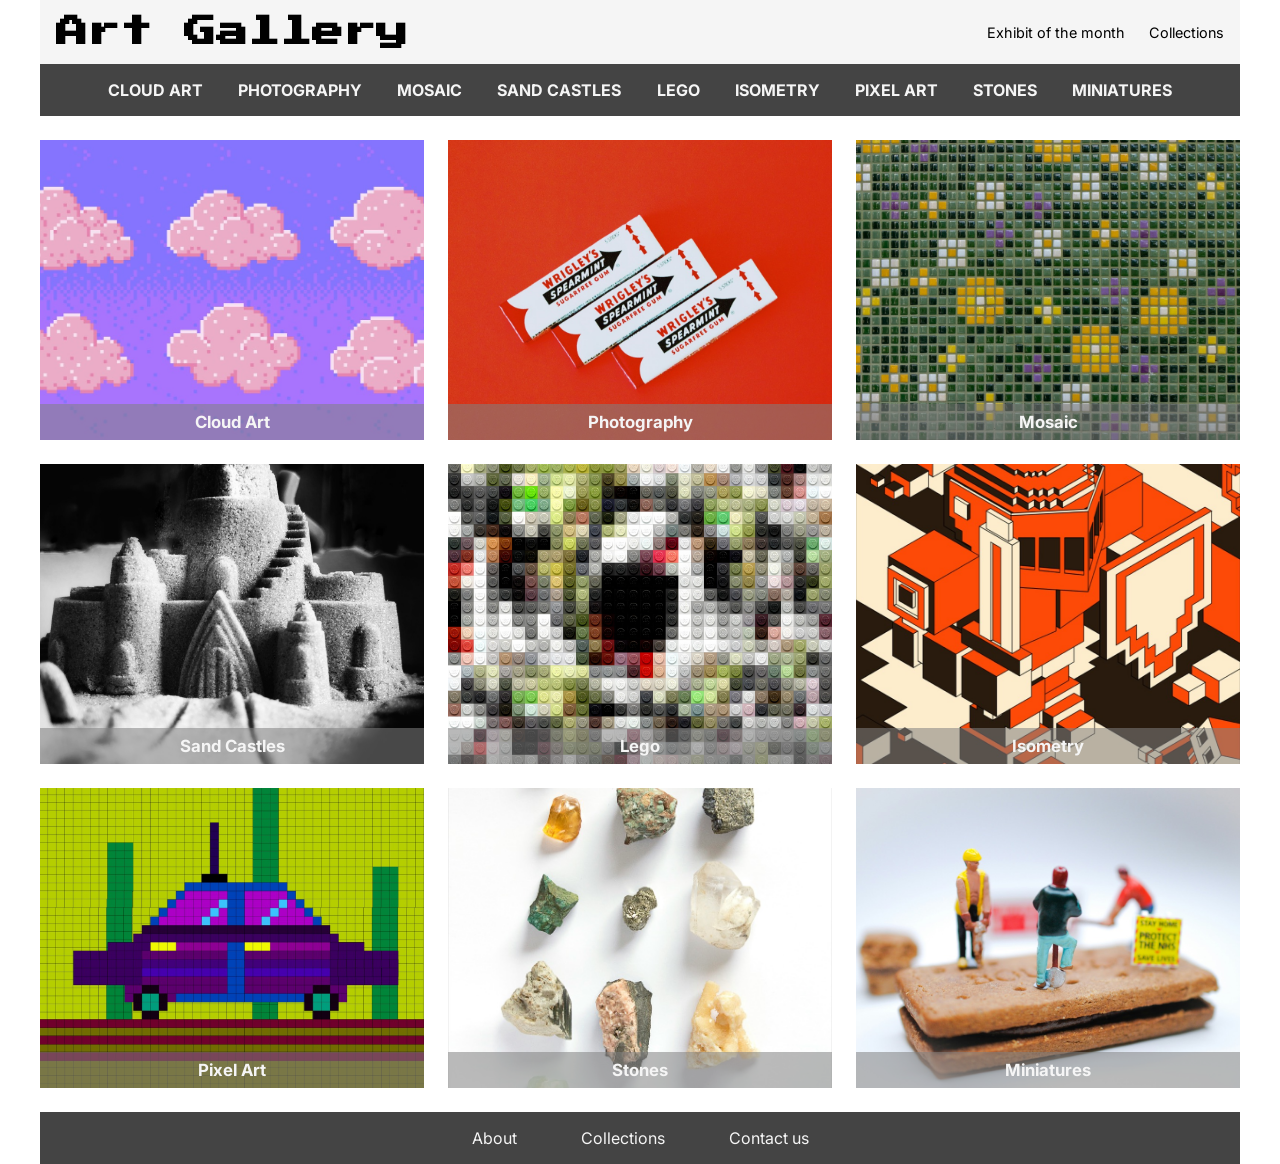
<file: index.html>
<!doctype html>
<html lang="en">
  <head>
    <meta charset="UTF-8" />
    <meta name="viewport" content="width=device-width, initial-scale=1.0" />
    <title>Art Gallery</title>
    <link rel="stylesheet" href="./css/style.css" />
  </head>

  <!-- NAVBAR -->
  <body>
    <header>
      <div class="header-top">
        <h1><a href="index.html">Art Gallery</a></h1>
        <!-- <img src="" alt="Logo" id="logo"> -->
        <nav class="top-nav" aria-label="Main navigation">
          <ul class="nav-links">
            <li>
              <a href="featured.html" target="_blank">Exhibit of the month</a>
            </li>
            <li><a href="index.html">Collections</a></li>
          </ul>
        </nav>
      </div>

      <!-- CATEGORY NAV -->

      <nav class="category-nav" aria-label="Collection categories">
        <ul class="category-links">
          <li><a href="#cat-1">Cloud Art</a></li>
          <li><a href="#cat-2">Photography</a></li>
          <li><a href="#cat-3">Mosaic</a></li>
          <li><a href="#cat-4">Sand Castles</a></li>
          <li><a href="#cat-5">Lego</a></li>
          <li><a href="#cat-6">Isometry</a></li>
          <li><a href="#cat-7">Pixel Art</a></li>
          <li><a href="#cat-8">Stones</a></li>
          <li><a href="#cat-9">Miniatures</a></li>
        </ul>
      </nav>
    </header>

    <!-- CARD SECTION -->

    <main>
      <section class="card-container" aria-label="Gallery collection">
        <article class="card" id="cat-1">
          <div class="card-img">
            <img
              src="./img/anna-magenta-oT639KoYTKM-unsplash_sm.jpg"
              alt="Artwork by Anna Magenta"
            />
          </div>
          <div class="card-title">
            <h2>Cloud Art</h2>
          </div>
          <div class="card-overlay">
            <h3>Clouds</h3>
            <p>by Anna Magenta</p>
          </div>
        </article>

        <article class="card" id="cat-2">
          <div class="card-img">
            <img
              src="./img/aleks-dorohovich-GexpQNo1lcI-unsplash_sm.jpg"
              alt="Artwork by Aleks Dorohovich"
            />
          </div>
          <div class="card-title">
            <h2>Photography</h2>
          </div>
          <div class="card-overlay">
            <h3>Gum</h3>
            <p>by Aleks Dorohovich</p>
          </div>
        </article>

        <article class="card" id="cat-3">
          <div class="card-img">
            <img
              src="./img/mitchell-luo-mr2TyJ1BnsQ-unsplash_sm.jpg"
              alt="Artwork by Mitchell Luo"
            />
          </div>
          <div class="card-title">
            <h2>Mosaic</h2>
          </div>
          <div class="card-overlay">
            <h3>Flowers</h3>
            <p>by Mitchell Luo</p>
          </div>
        </article>

        <article class="card" id="cat-4">
          <div class="card-img">
            <img
              src="./img/carlos-fernando-bendfeldt-md-mQ6PPlOeH5A-unsplash_sm.jpg"
              alt="Artwork by Carlos Fernando Bendfeldt"
            />
          </div>
          <div class="card-title">
            <h2>Sand Castles</h2>
          </div>
          <div class="card-overlay">
            <h3>Castle</h3>
            <p>by Carlos Fernando Bendfeldt</p>
          </div>
        </article>

        <article class="card" id="cat-5">
          <div class="card-img">
            <img
              src="./img/cash-macanaya-0MHs6X1LlVo-unsplash_sm.jpg"
              alt="Artwork by Cash Macanaya"
            />
          </div>
          <div class="card-title">
            <h2>Lego</h2>
          </div>
          <div class="card-overlay">
            <h3>Brick World</h3>
            <p>by Cash Macanaya</p>
          </div>
        </article>

        <article class="card" id="cat-6">
          <div class="card-img">
            <img
              src="./img/masantocreative-yYvgr2_ugag-unsplash_sm.jpg"
              alt="Artwork by Masantocreative"
            />
          </div>
          <div class="card-title">
            <h2>Isometry</h2>
          </div>
          <div class="card-overlay">
            <h3>Town</h3>
            <p>by Masantocreative</p>
          </div>
        </article>

        <article class="card" id="cat-7">
          <div class="card-img">
            <img
              src="./img/pkseva-mXXiJD5aV0Y-unsplash_sm.jpg"
              alt="Artwork by Pkseva"
            />
          </div>
          <div class="card-title">
            <h2>Pixel Art</h2>
          </div>
          <div class="card-overlay">
            <h3>Car</h3>
            <p>by Pkseva</p>
          </div>
        </article>

        <article class="card" id="cat-8">
          <div class="card-img">
            <img
              src="./img/franco-antonio-giovanella-g95sf8-fEQg-unsplash_sm.jpg"
              alt="Artwork by Franco Antonio Giovanella"
            />
          </div>
          <div class="card-title">
            <h2>Stones</h2>
          </div>
          <div class="card-overlay">
            <h3>Glitter</h3>
            <p>by Franco Antonio Giovanella</p>
          </div>
        </article>

        <article class="card" id="cat-9">
          <div class="card-img">
            <img
              src="./img/nik-13j6RCImjpk-unsplash_sm.jpg"
              alt="Artwork by Nik"
            />
          </div>
          <div class="card-title">
            <h2>Miniatures</h2>
          </div>
          <div class="card-overlay">
            <h3>Toast</h3>
            <p>by Nik</p>
          </div>
        </article>
      </section>
    </main>

    <!-- FOOTER -->

    <footer>
      <nav aria-label="Footer navigation">
        <ul class="footer-links">
          <li><a href="about.html">About</a></li>
          <li><a href="index.html">Collections</a></li>
          <li>
            <a href="https://www.codefactory.wien/kontakt" target="_blank"
              >Contact us</a
            >
          </li>
        </ul>
      </nav>
    </footer>
  </body>
</html>
</file>
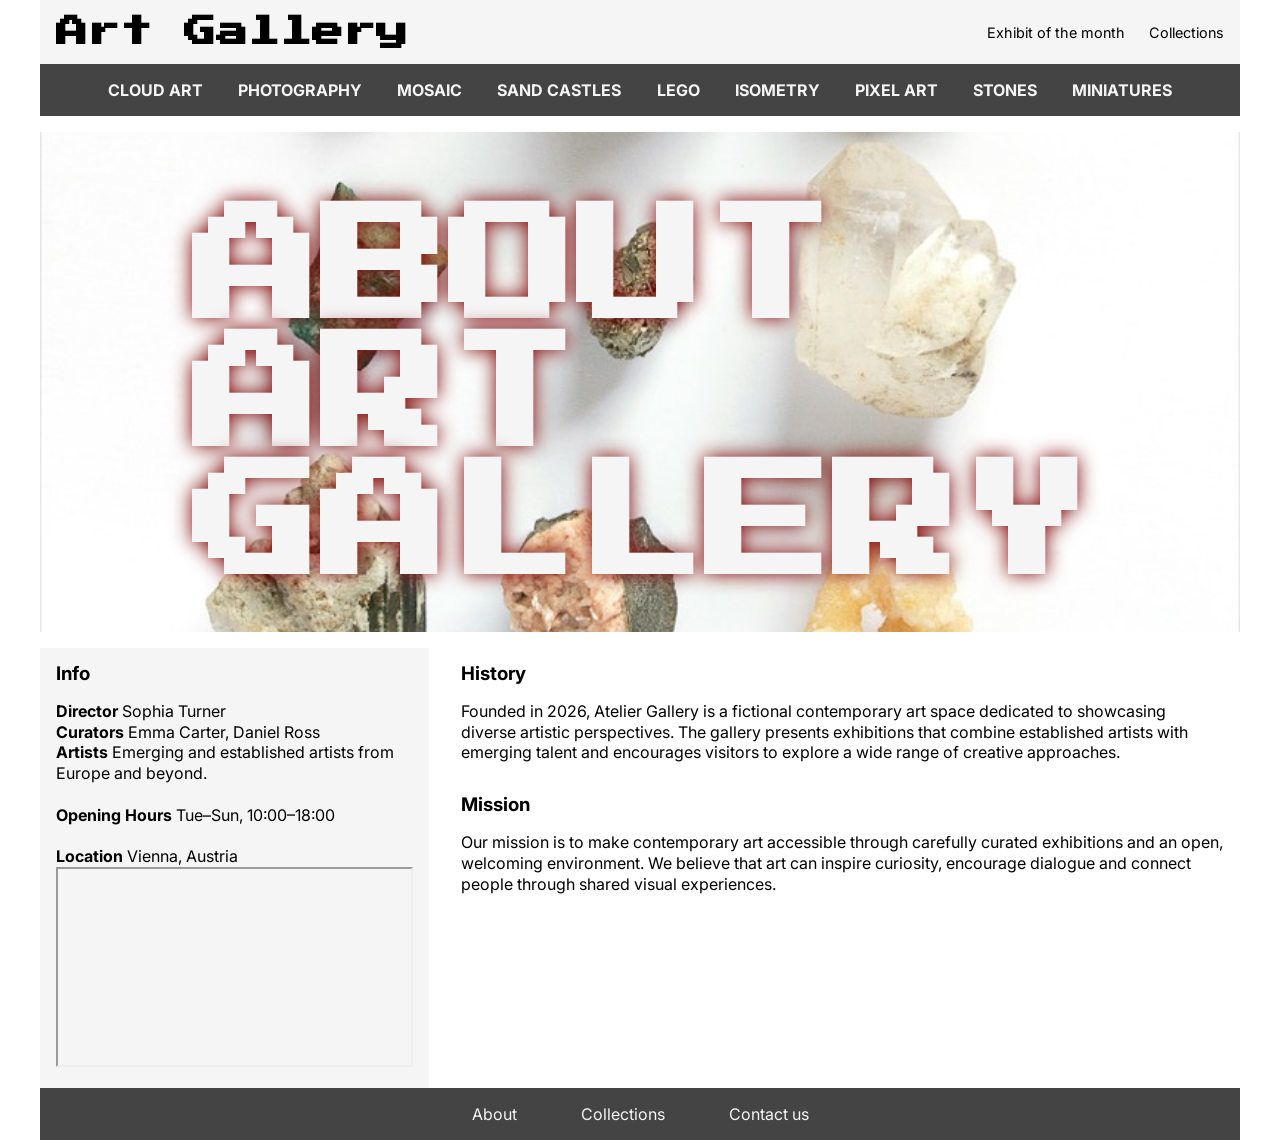
<file: about.html>
<!doctype html>
<html lang="en">
  <head>
    <meta charset="UTF-8" />
    <meta name="viewport" content="width=device-width, initial-scale=1.0" />
    <title>About | Art Gallery</title>
    <link rel="stylesheet" href="./css/style.css" />
  </head>

  <!-- NAVBAR -->
  <body>
    <header>
      <div class="header-top">
        <h1><a href="index.html">Art Gallery</a></h1>
        <!-- <img src="" alt="Logo" id="logo"> -->
        <nav class="top-nav" aria-label="Main navigation">
          <ul class="nav-links">
            <li>
              <a href="featured.html" target="_blank">Exhibit of the month</a>
            </li>
            <li><a href="index.html">Collections</a></li>
          </ul>
        </nav>
      </div>

      <!-- CATEGORY NAV -->

      <nav class="category-nav" aria-label="Collection categories">
        <ul class="category-links">
          <li><a href="index.html#cat-1">Cloud Art</a></li>
          <li><a href="index.html#cat-2">Photography</a></li>
          <li><a href="index.html#cat-3">Mosaic</a></li>
          <li><a href="index.html#cat-4">Sand Castles</a></li>
          <li><a href="index.html#cat-5">Lego</a></li>
          <li><a href="index.html#cat-6">Isometry</a></li>
          <li><a href="index.html#cat-7">Pixel Art</a></li>
          <li><a href="index.html#cat-8">Stones</a></li>
          <li><a href="index.html#cat-9">Miniatures</a></li>
        </ul>
      </nav>
    </header>

    <!-- HERO -->

    <main>
      <section class="about-hero">
        <div class="about-hero-text">
          <h1>
            ABOUT <br />ART <br />
            GALLERY
          </h1>
        </div>
      </section>

      <!-- DESCRIPTION -->

      <section class="about-description">
        <aside class="about-info">
          <h3>Info</h3>
          <p><span>Director</span> Sophia Turner</p>
          <p><span>Curators</span> Emma Carter, Daniel Ross</p>
          <p>
            <span>Artists</span> Emerging and established artists from Europe
            and beyond.
          </p>
          <br />
          <p><span>Opening Hours</span> Tue–Sun, 10:00–18:00</p>
          <br />
          <p><span>Location</span> Vienna, Austria</p>
          <iframe
            src="https://www.google.com/maps/embed?pb=!1m14!1m12!1m3!1d2748.815490980312!2d16.363989812380026!3d48.27477531879868!2m3!1f0!2f0!3f0!3m2!1i1024!2i768!4f13.1!5e1!3m2!1sde!2sat!4v1778671752884!5m2!1sde!2sat"
            title="Map of Art Gallery Location"
          ></iframe>
        </aside>

        <article class="about-text">
          <h3>History</h3>
          <p>
            Founded in 2026, Atelier Gallery is a fictional contemporary art
            space dedicated to showcasing diverse artistic perspectives. The
            gallery presents exhibitions that combine established artists with
            emerging talent and encourages visitors to explore a wide range of
            creative approaches.
          </p>
          <h3>Mission</h3>
          <p>
            Our mission is to make contemporary art accessible through carefully
            curated exhibitions and an open, welcoming environment. We believe
            that art can inspire curiosity, encourage dialogue and connect
            people through shared visual experiences.
          </p>
        </article>
      </section>
    </main>

    <!-- FOOTER -->

    <footer>
      <nav aria-label="Footer navigation">
        <ul class="footer-links">
          <li><a href="about.html">About</a></li>
          <li><a href="index.html">Collections</a></li>
          <li>
            <a href="https://www.codefactory.wien/kontakt" target="_blank"
              >Contact us</a
            >
          </li>
        </ul>
      </nav>
    </footer>
  </body>
</html>
</file>
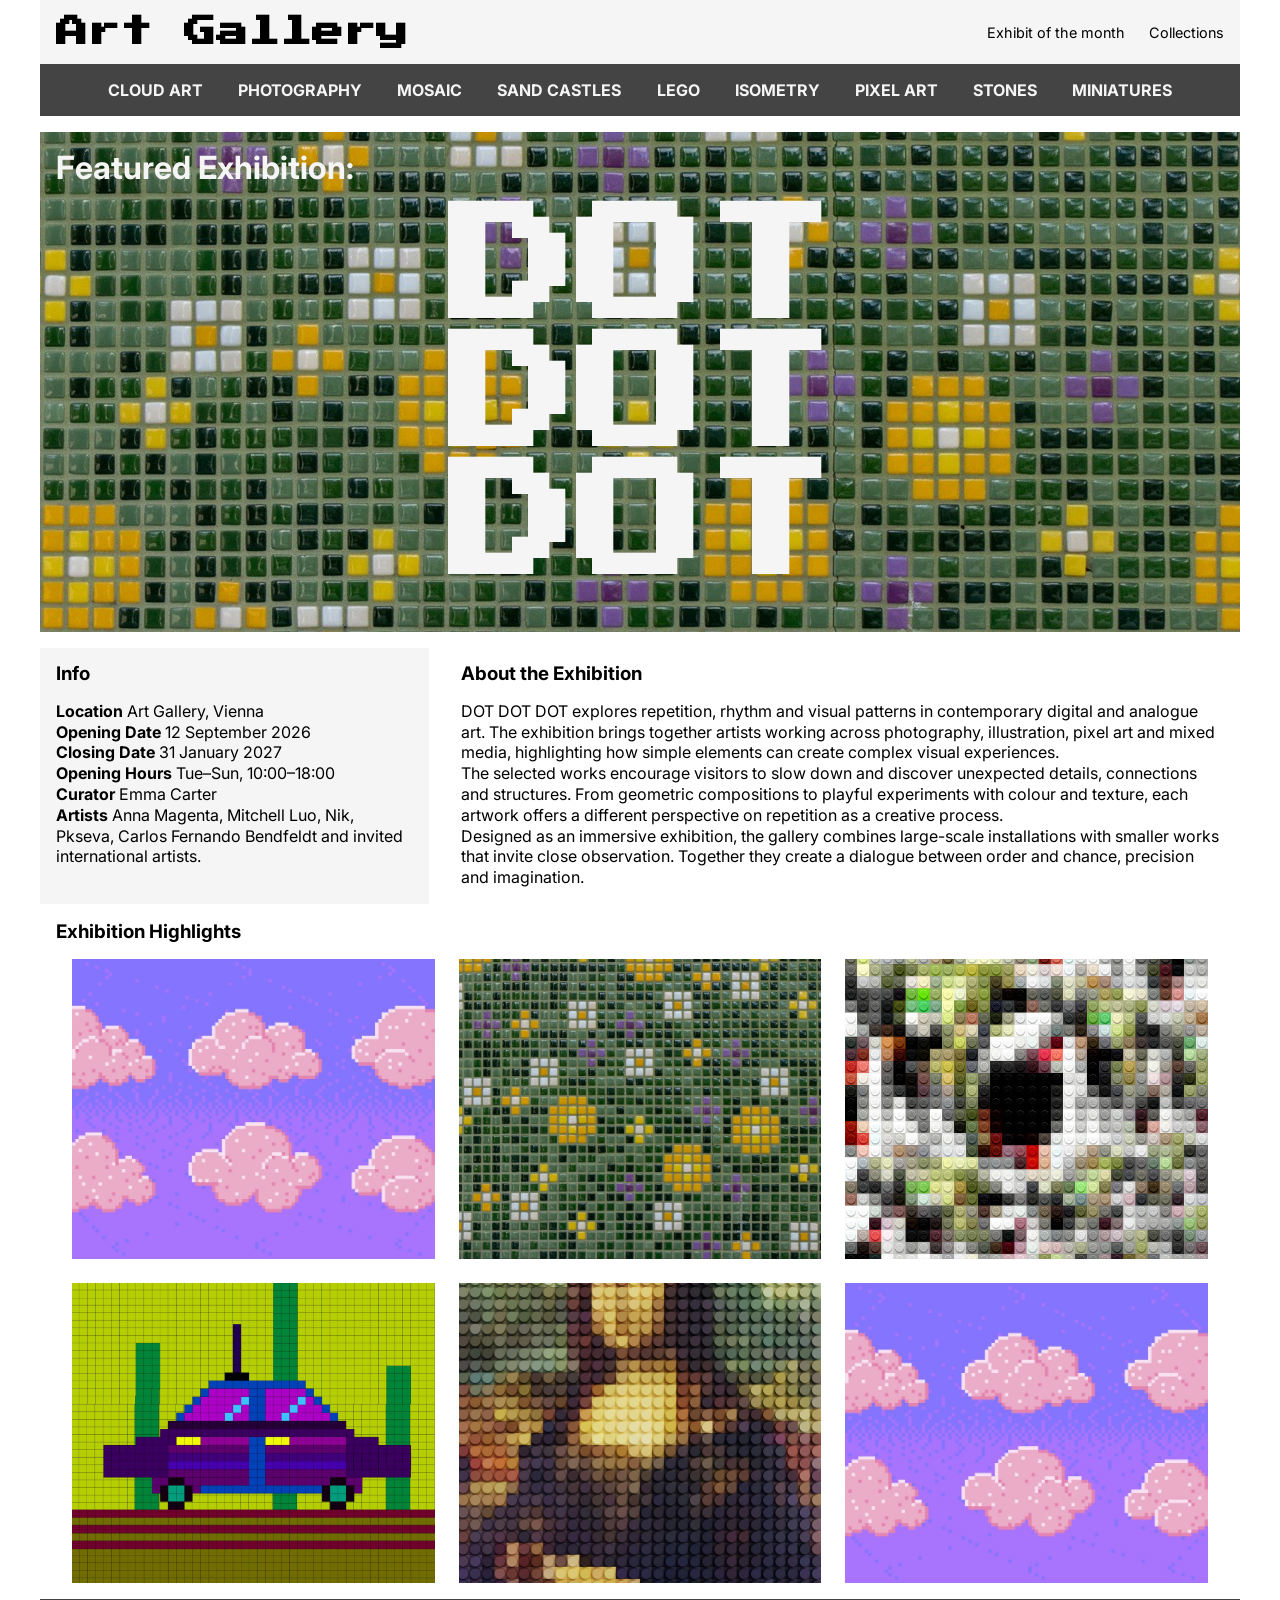
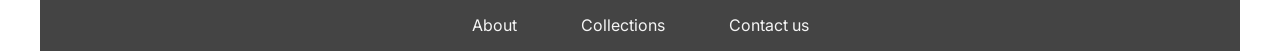
<file: featured.html>
<!doctype html>
<html lang="en">
  <head>
    <meta charset="UTF-8" />
    <meta name="viewport" content="width=device-width, initial-scale=1.0" />
    <title>Featured Exhibition | Art Gallery</title>
    <link rel="stylesheet" href="./css/style.css" />
  </head>

  <!-- NAVBAR -->
  <body>
    <header>
      <div class="header-top">
        <h1><a href="index.html">Art Gallery</a></h1>
        <!-- <img src="" alt="Logo" id="logo"> -->
        <nav class="top-nav" aria-label="Main navigation">
          <ul class="nav-links">
            <li><a href="featured.html">Exhibit of the month</a></li>
            <li><a href="index.html">Collections</a></li>
          </ul>
        </nav>
      </div>

      <!-- CATEGORY NAV -->

      <nav class="category-nav" aria-label="Collection categories">
        <ul class="category-links">
          <li><a href="index.html#cat-1">Cloud Art</a></li>
          <li><a href="index.html#cat-2">Photography</a></li>
          <li><a href="index.html#cat-3">Mosaic</a></li>
          <li><a href="index.html#cat-4">Sand Castles</a></li>
          <li><a href="index.html#cat-5">Lego</a></li>
          <li><a href="index.html#cat-6">Isometry</a></li>
          <li><a href="index.html#cat-7">Pixel Art</a></li>
          <li><a href="index.html#cat-8">Stones</a></li>
          <li><a href="index.html#cat-9">Miniatures</a></li>
        </ul>
      </nav>
    </header>

    <!-- HERO -->

    <main>
      <section class="hero">
        <div class="hero-text">
          <h1>Featured Exhibition:</h1>
          <h2>
            DOT<br />
            DOT<br />
            DOT
          </h2>
        </div>
      </section>

      <!-- DESCRIPTION -->

      <section class="exhibition-description">
        <aside class="exhibition-info">
          <h3>Info</h3>
          <p><span>Location</span> Art Gallery, Vienna</p>
          <p><span>Opening Date</span> 12 September 2026</p>
          <p><span>Closing Date</span> 31 January 2027</p>
          <p><span>Opening Hours</span> Tue–Sun, 10:00–18:00</p>
          <p><span>Curator</span> Emma Carter</p>
          <p>
            <span>Artists</span> Anna Magenta, Mitchell Luo, Nik, Pkseva, Carlos
            Fernando Bendfeldt and invited international artists.
          </p>
        </aside>

        <article class="exhibition-text">
          <h3>About the Exhibition</h3>
          <p>
            DOT DOT DOT explores repetition, rhythm and visual patterns in
            contemporary digital and analogue art. The exhibition brings
            together artists working across photography, illustration, pixel art
            and mixed media, highlighting how simple elements can create complex
            visual experiences.
          </p>
          <p>
            The selected works encourage visitors to slow down and discover
            unexpected details, connections and structures. From geometric
            compositions to playful experiments with colour and texture, each
            artwork offers a different perspective on repetition as a creative
            process.
          </p>
          <p>
            Designed as an immersive exhibition, the gallery combines
            large-scale installations with smaller works that invite close
            observation. Together they create a dialogue between order and
            chance, precision and imagination.
          </p>
        </article>
      </section>

      <!-- GALLERY -->

      <section class="image-gallery">
        <h3>Exhibition Highlights</h3>

        <div class="gallery-grid">
          <article class="gallery-item" id="item-1">
            <div class="gallery-img">
              <img
                src="./img/anna-magenta-oT639KoYTKM-unsplash_sm.jpg"
                alt="Artwork by Anna Magenta"
              />
            </div>
            <div class="gallery-overlay">
              <h3>Clouds</h3>
              <p>by Anna Magenta</p>
            </div>
          </article>

          <article class="gallery-item" id="item-2">
            <div class="gallery-img">
              <img
                src="./img/mitchell-luo-mr2TyJ1BnsQ-unsplash_sm.jpg"
                alt="Artwork by Mitchell Luo"
              />
            </div>
            <div class="gallery-overlay">
              <h3>Bloom</h3>
              <p>by Mitchell Luo</p>
            </div>
          </article>
          <article class="gallery-item" id="item-3">
            <div class="gallery-img">
              <img
                src="./img/cash-macanaya-0MHs6X1LlVo-unsplash_sm.jpg"
                alt="Artwork by Cash Macanaya"
              />
            </div>
            <div class="gallery-overlay">
              <h3>Brick World</h3>
              <p>by Cash Macanaya</p>
            </div>
          </article>
          <article class="gallery-item" id="item-4">
            <div class="gallery-img">
              <img
                src="./img/pkseva-mXXiJD5aV0Y-unsplash_sm.jpg"
                alt="Artwork by Pkseva"
              />
            </div>
            <div class="gallery-overlay">
              <h3>Sunset Drive</h3>
              <p>by Pkseva</p>
            </div>
          </article>
          <article class="gallery-item" id="item-5">
            <div class="gallery-img">
              <img
                src="./img/vadim-bogulov-cZveUvrezvY-unsplash_sm.jpg"
                alt="Artwork by Vadim Bogulov"
              />
            </div>
            <div class="gallery-overlay">
              <h3>Geometry</h3>
              <p>by Vadim Bogulov</p>
            </div>
          </article>
          <article class="gallery-item" id="item-6">
            <div class="gallery-img">
              <img
                src="./img/anna-magenta-oT639KoYTKM-unsplash_sm.jpg"
                alt="Artwork by Anna Magenta"
              />
            </div>
            <div class="gallery-overlay">
              <h3>Fragments</h3>
              <p>by Anna Magenta</p>
            </div>
          </article>
        </div>
      </section>
    </main>

    <!-- FOOTER -->

    <footer>
      <nav aria-label="Footer navigation">
        <ul class="footer-links">
          <li><a href="about.html">About</a></li>
          <li><a href="index.html">Collections</a></li>
          <li>
            <a href="https://www.codefactory.wien/kontakt" target="_blank"
              >Contact us</a
            >
          </li>
        </ul>
      </nav>
    </footer>
  </body>
</html>
</file>
<file: css/style.css>
@import url("https://fonts.googleapis.com/css2?family=Inter:ital,opsz,wght@0,14..32,100..900;1,14..32,100..900&family=Press+Start+2P&display=swap");
:root {
  --color-gray: rgb(68, 68, 68);
  --color-shadow: rgb(125, 0, 0);
  --font-special: "Press Start 2P", system-ui;
}
* {
  margin: 0;
  padding: 0;
  box-sizing: border-box;
}

body {
  font-family: "Inter", sans-serif;
  max-width: 1200px;
  margin: 0 auto;
}

img {
  width: 100%;
  height: 100%;
  object-fit: cover;
}

/* -------------------- GLOBAL -------------------- */

/* NAVBAR */

.header-top {
  display: flex;
  justify-content: space-between;
  align-items: center;
  padding: 1rem;
  background-color: whitesmoke;
  flex-wrap: wrap;
  gap: 1rem;
}

header h1 {
  font-family: var(--font-special);
  transition: text-shadow 0.5s ease-in-out;
}
header h1 a {
  color: inherit;
  text-decoration: none;
}
header h1:hover {
  text-shadow: 0 0 15px var(--color-shadow);
}

.nav-links {
  list-style: none;
  display: flex;
  gap: 1.5rem;
}
.nav-links a {
  color: black;
  text-decoration: none;
  font-size: 0.9rem;
}

.nav-links a:hover,
.category-links a:hover,
.footer-links a:hover {
  color: grey;
}

/* CATEGORY NAV */

.category-nav {
  background-color: var(--color-gray);
}

.category-links {
  list-style: none;
  display: flex;
  justify-content: center;
  align-items: center;
  padding: 1rem;
  gap: 2rem;
  flex-wrap: wrap;
}
.category-links a {
  color: whitesmoke;
  text-decoration: none;
  font-size: 1rem;
  font-weight: bold;
  padding: 0.1rem;
  text-transform: uppercase;
}

/* FOOTER */

footer {
  background-color: var(--color-gray);
}

.footer-links {
  list-style: none;
  display: flex;
  justify-content: center;
  align-items: center;
  gap: 5vw; /* scales with screen width */
  padding: 1rem;
  flex-wrap: wrap;
}
.footer-links a {
  color: whitesmoke;
  text-decoration: none;
}

/* -------------------- HOME PAGE -------------------- */

/* CARD SECTION */

.card-container {
  display: grid;
  grid-template-columns: repeat(3, 1fr);
  margin: 1.5rem auto;
  gap: 1.5rem;
  /* padding: 0 1rem; */ /* layout choice: better without */
}

.card {
  position: relative;
  text-align: center;
}
.card-img {
  height: 300px;
  overflow: hidden;
}
.card-title {
  background-color: rgba(128, 128, 128, 0.546);
  color: whitesmoke;
  width: 100%;
  position: absolute;
  bottom: 0;
  font-size: 0.7rem;
  padding: 0.5rem;
}
.card-overlay {
  opacity: 0;
  position: absolute;
  inset: 0; /* shorthand for top + right + bottom + left */
  background-color: rgba(128, 128, 128, 0.546);
  box-shadow: 0 0 10px var(--color-shadow);
  color: whitesmoke;
  display: flex;
  flex-direction: column;
  justify-content: center;
  align-items: center;
  gap: 0.5rem;
  font-size: 1.2rem;
  transition: opacity 0.5s ease-in-out;
}
.card:hover .card-overlay {
  opacity: 1;
}

/* -------------------- EXHIBITION PAGE -------------------- */

/* HERO */

.hero {
  min-height: 500px;
  background-image: url("../img/mitchell-luo-mr2TyJ1BnsQ-unsplash_sm.jpg");
  background-size: cover;
  background-position: center;
  background-repeat: no-repeat;
  position: relative;
  margin-top: 1rem;
}

.hero-text h1 {
  position: absolute;
  top: 1rem;
  left: 1rem;
  font-size: 2rem;
  text-align: left;
  color: whitesmoke;
}
.hero-text h2 {
  position: absolute;
  top: 50%;
  left: 50%;
  transform: translate(-50%, -50%);
  font-family: var(--font-special);
  font-size: 8rem;
  color: whitesmoke;
  margin-top: 1rem;
}

/* DESCRIPTION */

.exhibition-description {
  margin-top: 1rem;
  display: grid;
  grid-template-columns: repeat(3, 1fr);
  gap: 1rem;
  line-height: 1.3rem;
}
.exhibition-info {
  background-color: whitesmoke;
  padding: 1rem;
}
.exhibition-info h3 {
  padding-bottom: 1rem;
}
.exhibition-info span {
  font-weight: bold;
}
.exhibition-text {
  grid-column: span 2;
  padding: 1rem;
}
.exhibition-text h3 {
  padding-bottom: 1rem;
}

/* IMAGE GALLERY */
.image-gallery {
  margin: 1rem;
}
.gallery-grid {
  display: grid;
  grid-template-columns: repeat(3, 1fr);
  margin: 1rem auto;
  gap: 1.5rem;
  padding: 0 1rem;
}

.gallery-item {
  position: relative;
  text-align: center;
}
.gallery-img {
  height: 300px;
  overflow: hidden;
}
.gallery-overlay {
  opacity: 0;
  position: absolute;
  inset: 0; /* shorthand for top + right + bottom + left */
  background-color: rgba(128, 128, 128, 0.546);
  box-shadow: 0 0 10px var(--color-shadow);
  color: whitesmoke;
  display: flex;
  flex-direction: column;
  justify-content: center;
  align-items: center;
  gap: 0.5rem;
  font-size: 1.2rem;
  transition: opacity 0.5s ease-in-out;
}
.gallery-item:hover .gallery-overlay {
  opacity: 1;
}

/* -------------------- ABOUT PAGE -------------------- */

/* HERO */

.about-hero {
  min-height: 500px;
  background-image: url("../img/franco-antonio-giovanella-g95sf8-fEQg-unsplash_sm.jpg");
  background-size: cover;
  background-position: center;
  background-repeat: no-repeat;
  position: relative;
  margin-top: 1rem;
}

.about-hero-text h1 {
  position: absolute;
  top: 50%;
  left: 50%;
  transform: translate(-50%, -50%);
  font-family: var(--font-special);
  font-size: 8rem;
  color: whitesmoke;
  margin-top: 1rem;
  text-shadow: 0 0 20px var(--color-shadow);
}

/* DESCRIPTION */

.about-description {
  margin-top: 1rem;
  display: grid;
  grid-template-columns: repeat(3, 1fr);
  gap: 1rem;
  line-height: 1.3rem;
}
.about-info {
  background-color: whitesmoke;
  padding: 1rem;
}
.about-info h3 {
  padding-bottom: 1rem;
}
.about-info span {
  font-weight: bold;
}

iframe {
  width: 100%;
  height: 200px;
}

.about-text {
  grid-column: span 2;
  padding: 0 1rem;
}
.about-text h3 {
  padding: 1rem 0;
}
.about-text p {
  padding-bottom: 1rem;
}

/* -------------------- MEDIA QUERIES -------------------- */

@media (max-width: 768px) {
  .card-container,
  .gallery-grid {
    grid-template-columns: repeat(2, 1fr);
  }
  .exhibition-description,
  .about-description {
    grid-template-columns: 1fr;
  }
  .exhibition-text,
  .about-text {
    grid-column: span 1;
  }
  .hero-text h2,
  .about-hero-text h1 {
    font-size: 3rem;
  }
}

@media (max-width: 480px) {
  .card-container,
  .gallery-grid {
    grid-template-columns: 1fr;
  }
  .hero-text h2,
  .about-hero-text h1 {
    font-size: 2rem;
  }
}
</file>
